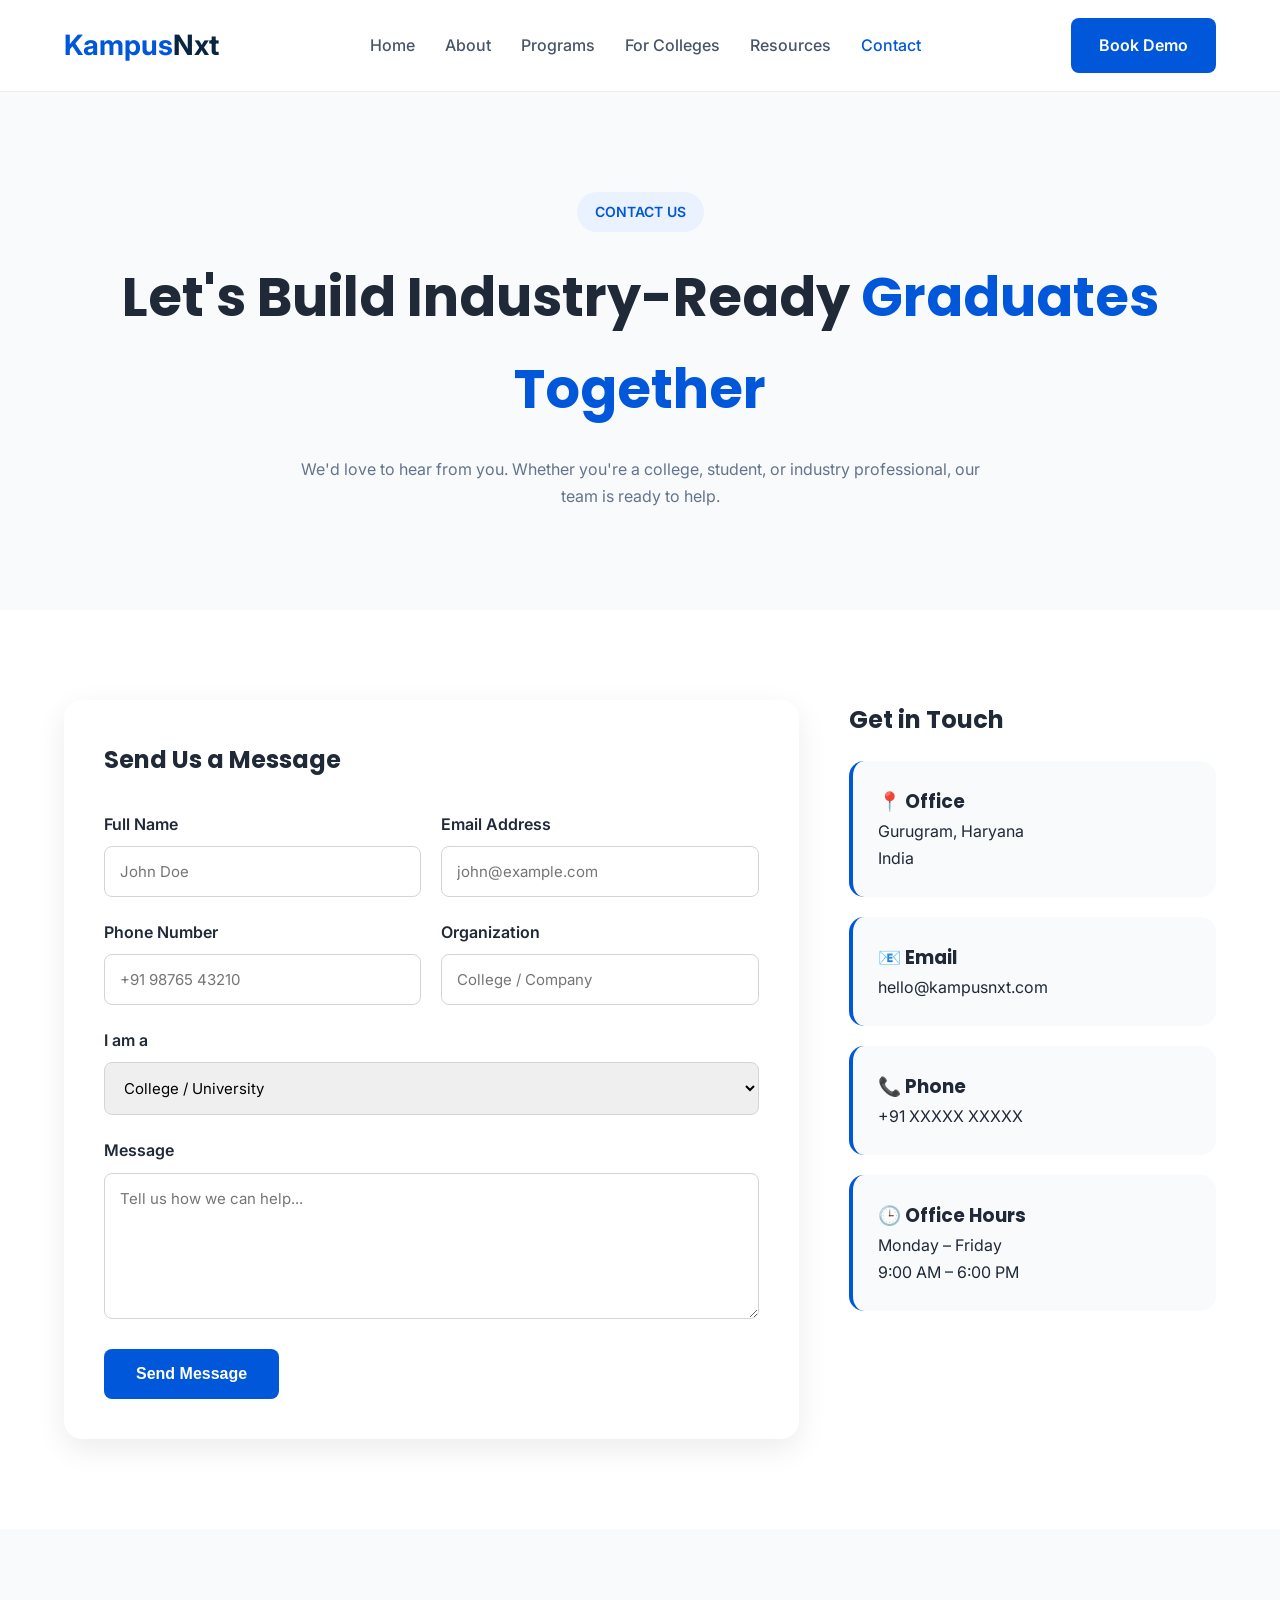
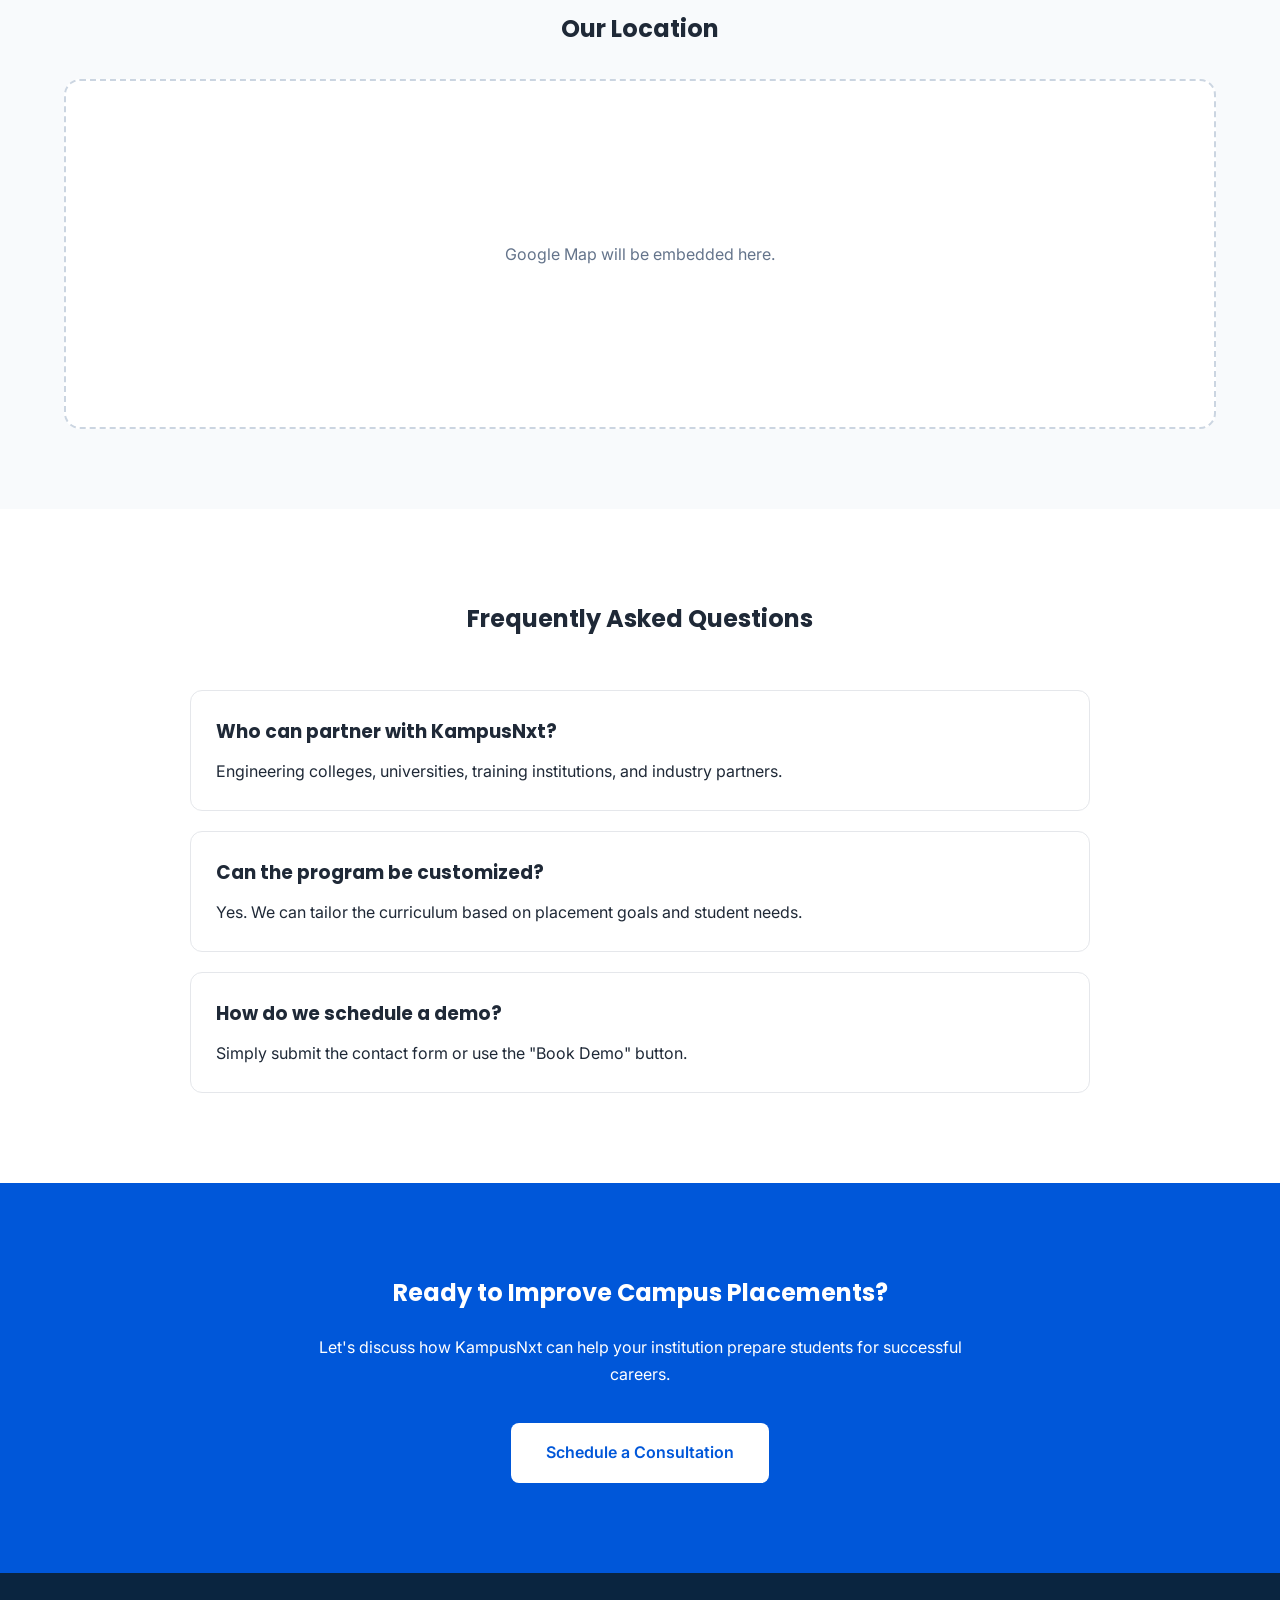
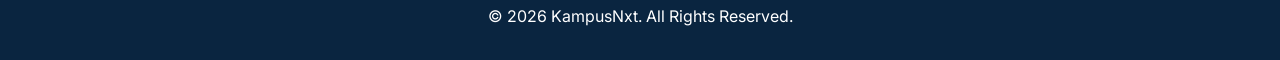
<file: contact.html>
<!DOCTYPE html>
<html lang="en">

<head>

    <meta charset="UTF-8">
    <meta name="viewport" content="width=device-width, initial-scale=1.0">

    <title>Contact Us | KampusNxt</title>

    <link rel="preconnect" href="https://fonts.googleapis.com">
    <link rel="preconnect" href="https://fonts.gstatic.com" crossorigin>

    <link href="https://fonts.googleapis.com/css2?family=Poppins:wght@400;600;700&family=Inter:wght@300;400;500;600&display=swap" rel="stylesheet">

    <link rel="stylesheet" href="contact.css">

</head>

<body>

<!-- ================= NAVBAR ================= -->

<nav>

    <div class="container navbar">

        <div class="logo">
            Kampus<span>Nxt</span>
        </div>

        <ul>

            <li><a href="index.html">Home</a></li>
            <li><a href="about.html">About</a></li>
            <li><a href="programs.html">Programs</a></li>
            <li><a href="colleges.html">For Colleges</a></li>
            <li><a href="resources.html">Resources</a></li>
            <li><a href="contact.html" class="active">Contact</a></li>

        </ul>

        <a href="#" class="btn">Book Demo</a>

    </div>

</nav>

<!-- ================= HERO ================= -->

<section class="hero">

    <div class="container">

        <span class="badge">CONTACT US</span>

        <h1>

            Let's Build Industry-Ready
            <span>Graduates Together</span>

        </h1>

        <p>

            We'd love to hear from you. Whether you're a college, student,
            or industry professional, our team is ready to help.

        </p>

    </div>

</section>

<!-- ================= CONTACT ================= -->

<section class="section">

    <div class="container contact-grid">

        <!-- Contact Form -->

        <div class="contact-form">

            <h2>Send Us a Message</h2>

            <form>

                <div class="row">

                    <div class="input-group">
                        <label>Full Name</label>
                        <input type="text" placeholder="John Doe">
                    </div>

                    <div class="input-group">
                        <label>Email Address</label>
                        <input type="email" placeholder="john@example.com">
                    </div>

                </div>

                <div class="row">

                    <div class="input-group">
                        <label>Phone Number</label>
                        <input type="tel" placeholder="+91 98765 43210">
                    </div>

                    <div class="input-group">
                        <label>Organization</label>
                        <input type="text" placeholder="College / Company">
                    </div>

                </div>

                <div class="input-group">

                    <label>I am a</label>

                    <select>

                        <option>College / University</option>
                        <option>Student</option>
                        <option>Faculty Member</option>
                        <option>Industry Partner</option>
                        <option>Other</option>

                    </select>

                </div>

                <div class="input-group">

                    <label>Message</label>

                    <textarea rows="6" placeholder="Tell us how we can help..."></textarea>

                </div>

                <button type="submit">

                    Send Message

                </button>

            </form>

        </div>

        <!-- Contact Details -->

        <div class="contact-info">

            <h2>Get in Touch</h2>

            <div class="info-card">

                <h3>📍 Office</h3>

                <p>

                    Gurugram, Haryana<br>
                    India

                </p>

            </div>

            <div class="info-card">

                <h3>📧 Email</h3>

                <p>

                    hello@kampusnxt.com

                </p>

            </div>

            <div class="info-card">

                <h3>📞 Phone</h3>

                <p>

                    +91 XXXXX XXXXX

                </p>

            </div>

            <div class="info-card">

                <h3>🕒 Office Hours</h3>

                <p>

                    Monday – Friday<br>

                    9:00 AM – 6:00 PM

                </p>

            </div>

        </div>

    </div>

</section>

<!-- ================= MAP ================= -->

<section class="map-section">

    <div class="container">

        <h2>Our Location</h2>

        <div class="map-placeholder">

            <p>

                Google Map will be embedded here.

            </p>

        </div>

    </div>

</section>

<!-- ================= FAQ ================= -->

<section class="faq">

    <div class="container">

        <h2>Frequently Asked Questions</h2>

        <div class="faq-list">

            <div class="faq-item">

                <h3>Who can partner with KampusNxt?</h3>

                <p>Engineering colleges, universities, training institutions, and industry partners.</p>

            </div>

            <div class="faq-item">

                <h3>Can the program be customized?</h3>

                <p>Yes. We can tailor the curriculum based on placement goals and student needs.</p>

            </div>

            <div class="faq-item">

                <h3>How do we schedule a demo?</h3>

                <p>Simply submit the contact form or use the "Book Demo" button.</p>

            </div>

        </div>

    </div>

</section>

<!-- ================= CTA ================= -->

<section class="cta">

    <div class="container">

        <h2>

            Ready to Improve Campus Placements?

        </h2>

        <p>

            Let's discuss how KampusNxt can help your institution prepare students for successful careers.

        </p>

        <a href="#" class="white-btn">

            Schedule a Consultation

        </a>

    </div>

</section>

<!-- ================= FOOTER ================= -->

<footer>

    <div class="container">

        © 2026 KampusNxt. All Rights Reserved.

    </div>

</footer>

</body>
</html>
</file>
<file: contact.css>
*{
margin:0;
padding:0;
box-sizing:border-box;
}

body{
font-family:'Inter',sans-serif;
background:#fff;
color:#1F2937;
line-height:1.7;
}

.container{
width:90%;
max-width:1200px;
margin:auto;
}

h1,h2,h3{
font-family:'Poppins',sans-serif;
}

a{
text-decoration:none;
}

/* NAVBAR */

nav{
background:#fff;
border-bottom:1px solid #eee;
position:sticky;
top:0;
z-index:999;
}

.navbar{
display:flex;
justify-content:space-between;
align-items:center;
padding:18px 0;
}

.logo{
font-size:28px;
font-weight:700;
color:#0057D9;
}

.logo span{
color:#0A2540;
}

nav ul{
display:flex;
gap:30px;
list-style:none;
}

nav a{
color:#475569;
font-weight:500;
}

.active{
color:#0057D9;
}

.btn{
background:#0057D9;
color:#fff;
padding:14px 28px;
border-radius:8px;
font-weight:600;
}

/* HERO */

.hero{
background:#F8FAFC;
padding:100px 0;
text-align:center;
}

.badge{
display:inline-block;
background:#EAF2FF;
color:#0057D9;
padding:8px 18px;
border-radius:30px;
font-size:14px;
font-weight:600;
margin-bottom:20px;
}

.hero h1{
font-size:54px;
margin-bottom:20px;
}

.hero span{
color:#0057D9;
}

.hero p{
max-width:700px;
margin:auto;
color:#64748B;
}

/* CONTACT */

.section{
padding:90px 0;
}

.contact-grid{
display:grid;
grid-template-columns:2fr 1fr;
gap:50px;
}

.contact-form{
background:#fff;
padding:40px;
border-radius:18px;
box-shadow:0 10px 30px rgba(0,0,0,.08);
}

.contact-form h2{
margin-bottom:30px;
}

.row{
display:grid;
grid-template-columns:1fr 1fr;
gap:20px;
}

.input-group{
margin-bottom:22px;
}

label{
display:block;
margin-bottom:8px;
font-weight:600;
}

input,
select,
textarea{
width:100%;
padding:15px;
border:1px solid #D1D5DB;
border-radius:8px;
font-size:15px;
font-family:inherit;
}

input:focus,
select:focus,
textarea:focus{
outline:none;
border-color:#0057D9;
}

button{
background:#0057D9;
color:#fff;
padding:16px 32px;
border:none;
border-radius:8px;
cursor:pointer;
font-size:16px;
font-weight:600;
}

.contact-info{
display:flex;
flex-direction:column;
gap:20px;
}

.info-card{
background:#F8FAFC;
padding:25px;
border-radius:15px;
border-left:4px solid #0057D9;
}

/* MAP */

.map-section{
padding:80px 0;
background:#F8FAFC;
text-align:center;
}

.map-placeholder{
margin-top:30px;
height:350px;
background:#fff;
border:2px dashed #CBD5E1;
display:flex;
align-items:center;
justify-content:center;
border-radius:16px;
color:#64748B;
}

/* FAQ */

.faq{
padding:90px 0;
}

.faq h2{
text-align:center;
margin-bottom:50px;
}

.faq-list{
max-width:900px;
margin:auto;
display:flex;
flex-direction:column;
gap:20px;
}

.faq-item{
padding:25px;
border:1px solid #E5E7EB;
border-radius:12px;
}

.faq-item h3{
margin-bottom:10px;
}

/* CTA */

.cta{
padding:90px 0;
background:#0057D9;
color:#fff;
text-align:center;
}

.cta p{
max-width:650px;
margin:20px auto 35px;
}

.white-btn{
display:inline-block;
background:#fff;
color:#0057D9;
padding:16px 35px;
border-radius:8px;
font-weight:600;
}

/* FOOTER */

footer{
background:#0A2540;
color:#fff;
text-align:center;
padding:30px;
}

/* RESPONSIVE */

@media(max-width:992px){

.contact-grid,
.row{
grid-template-columns:1fr;
}

nav ul{
display:none;
}

.hero h1{
font-size:40px;
}
}
</file>
